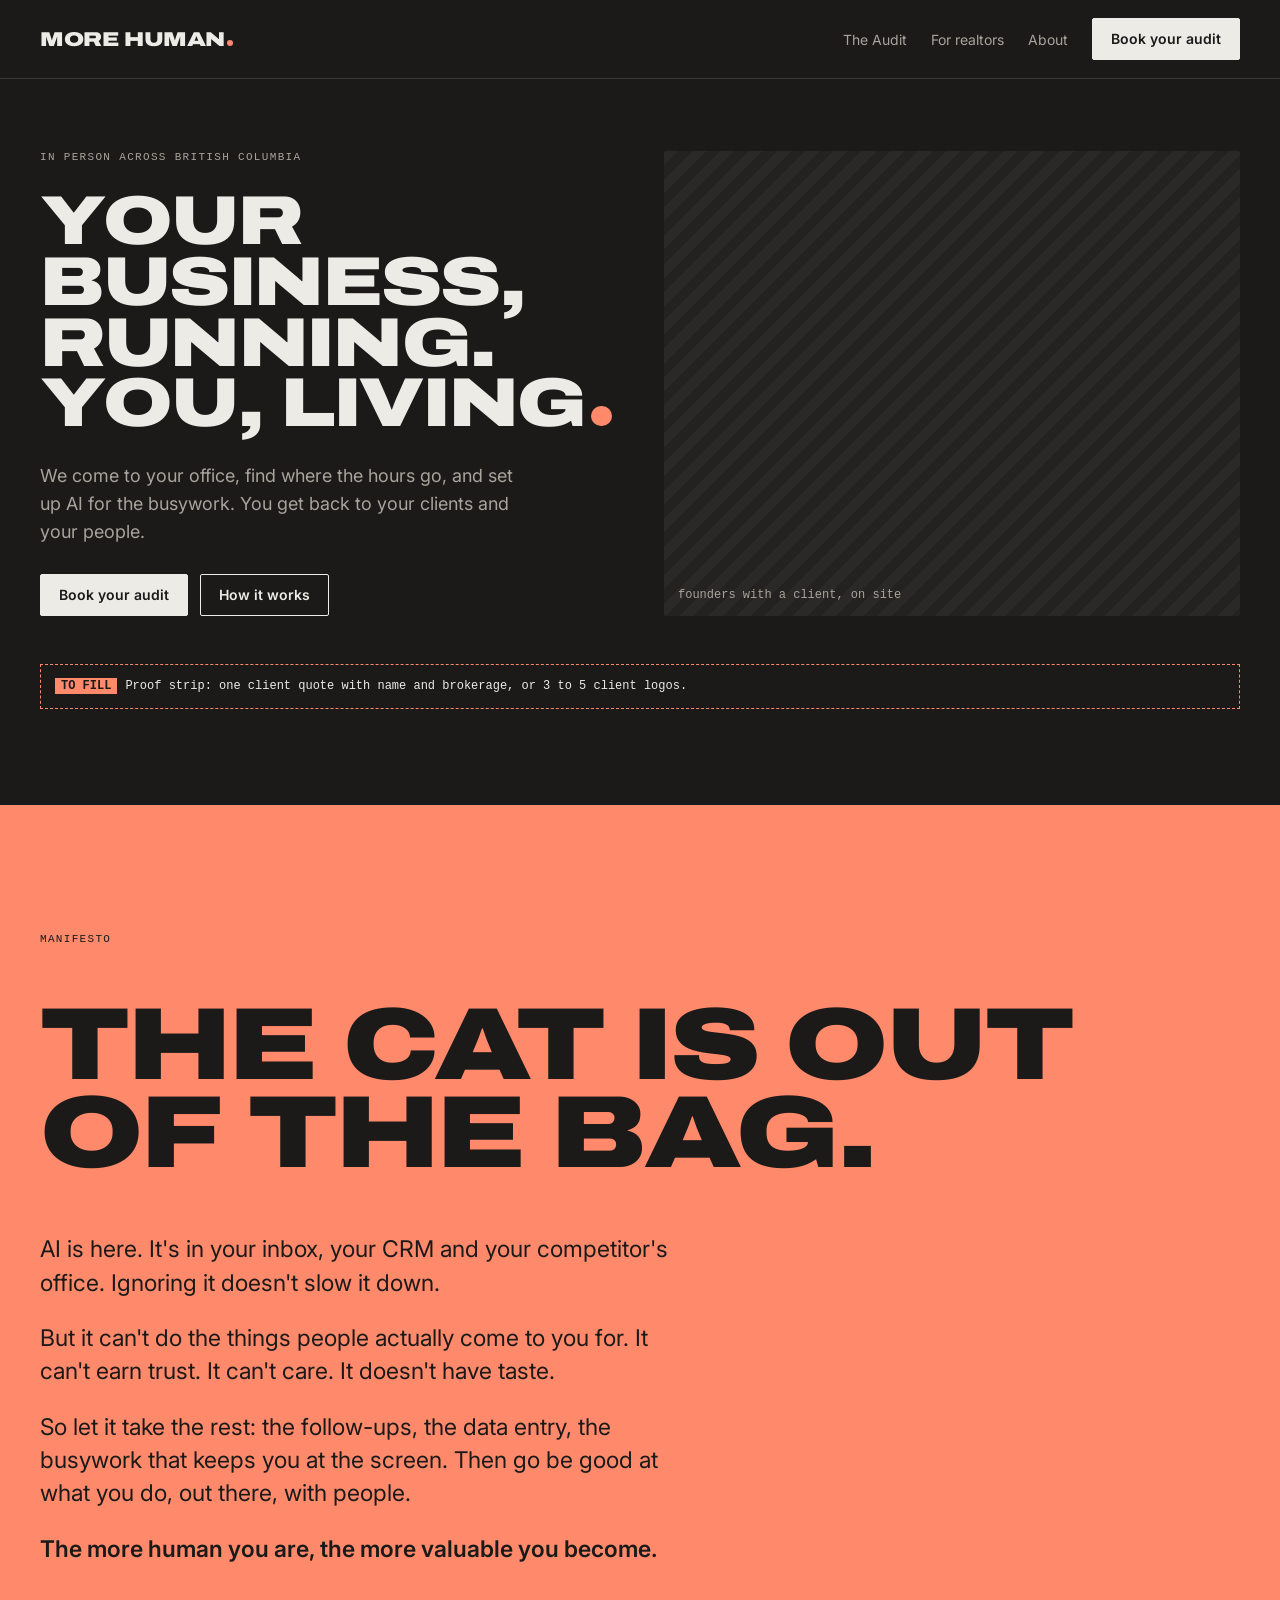
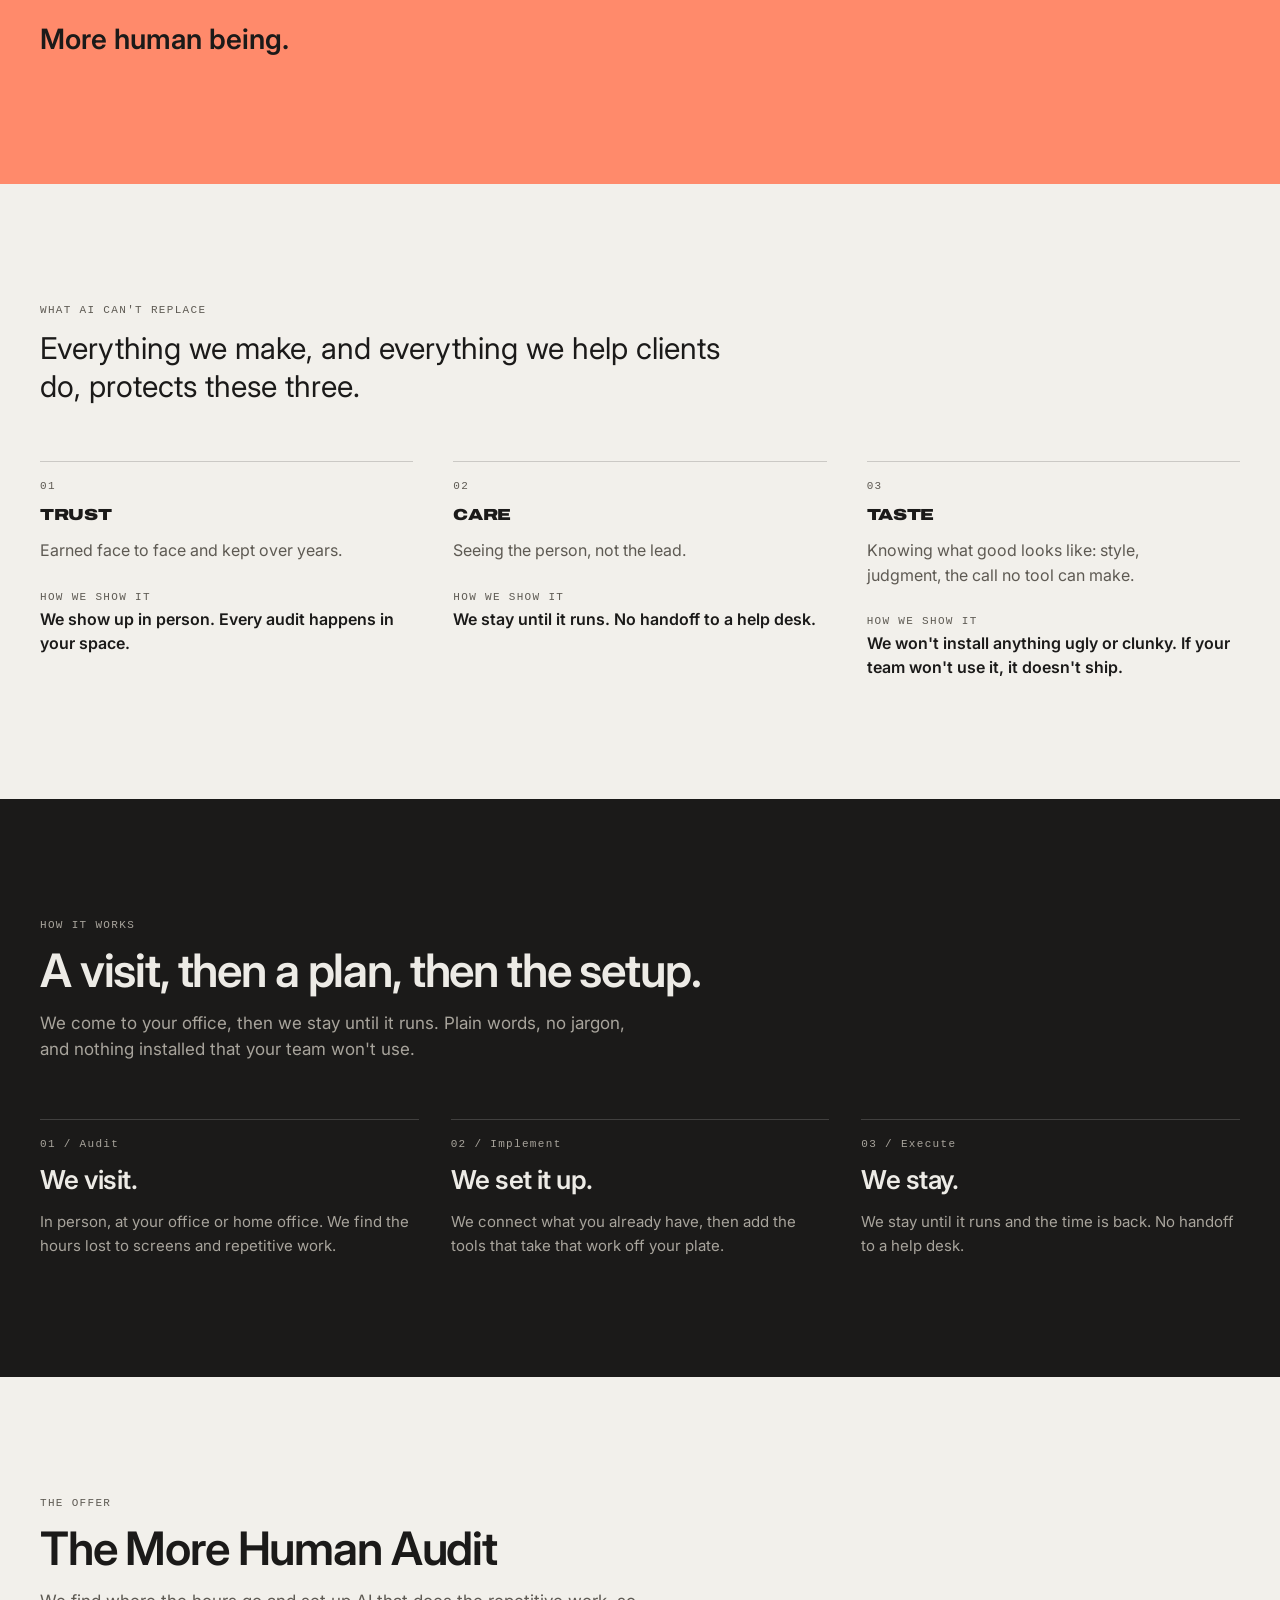
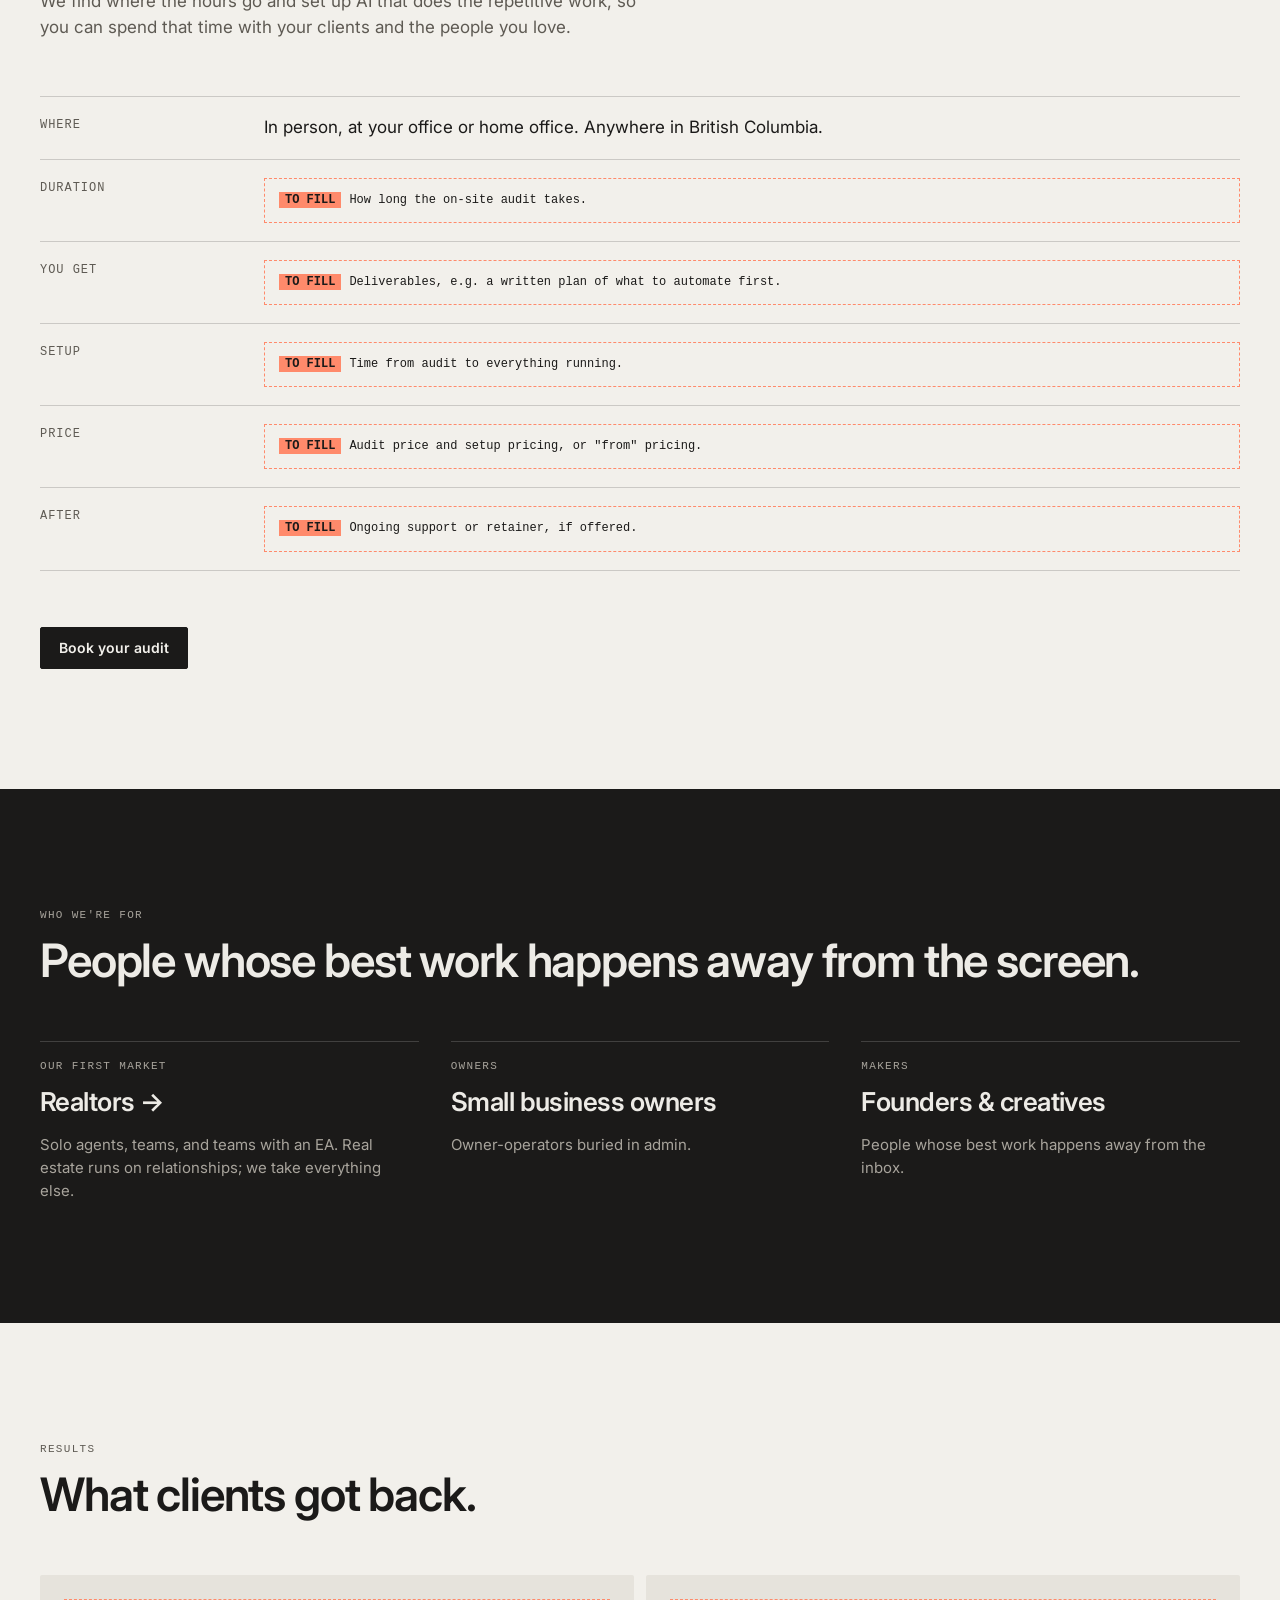
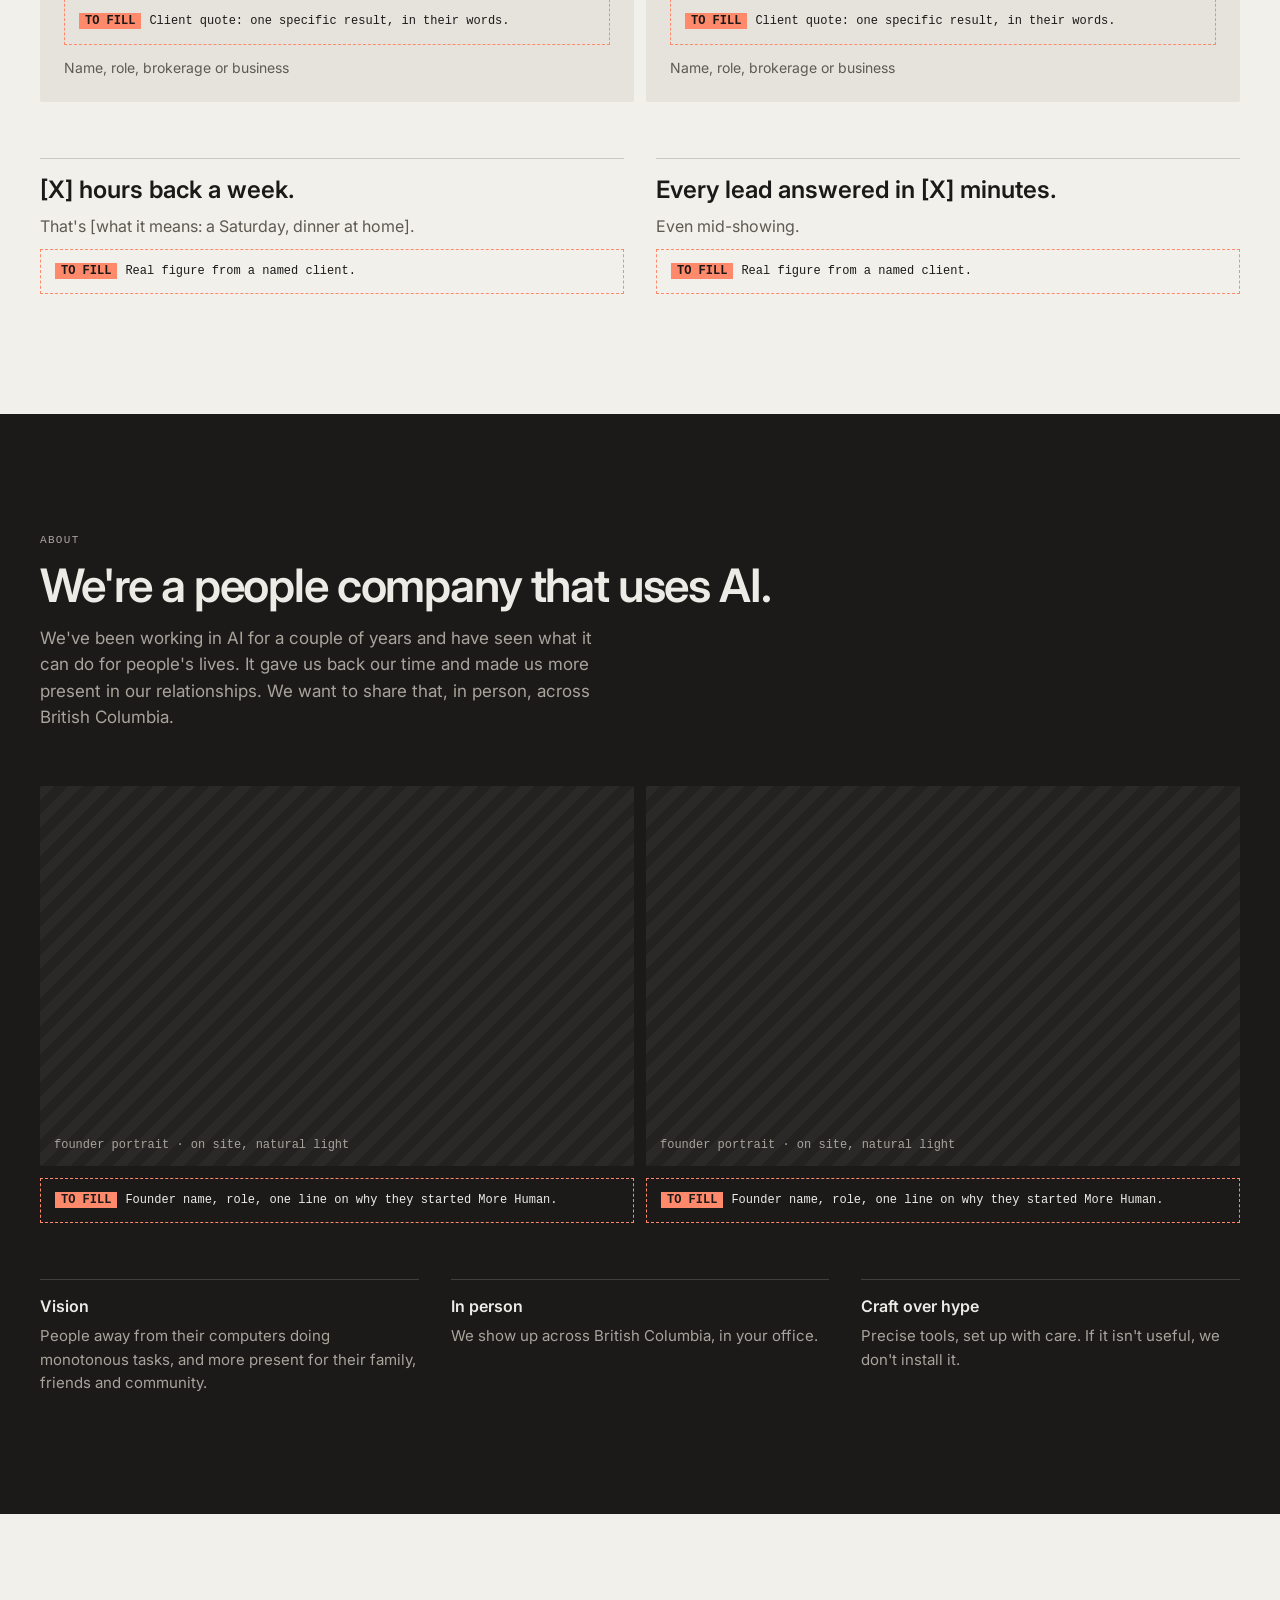
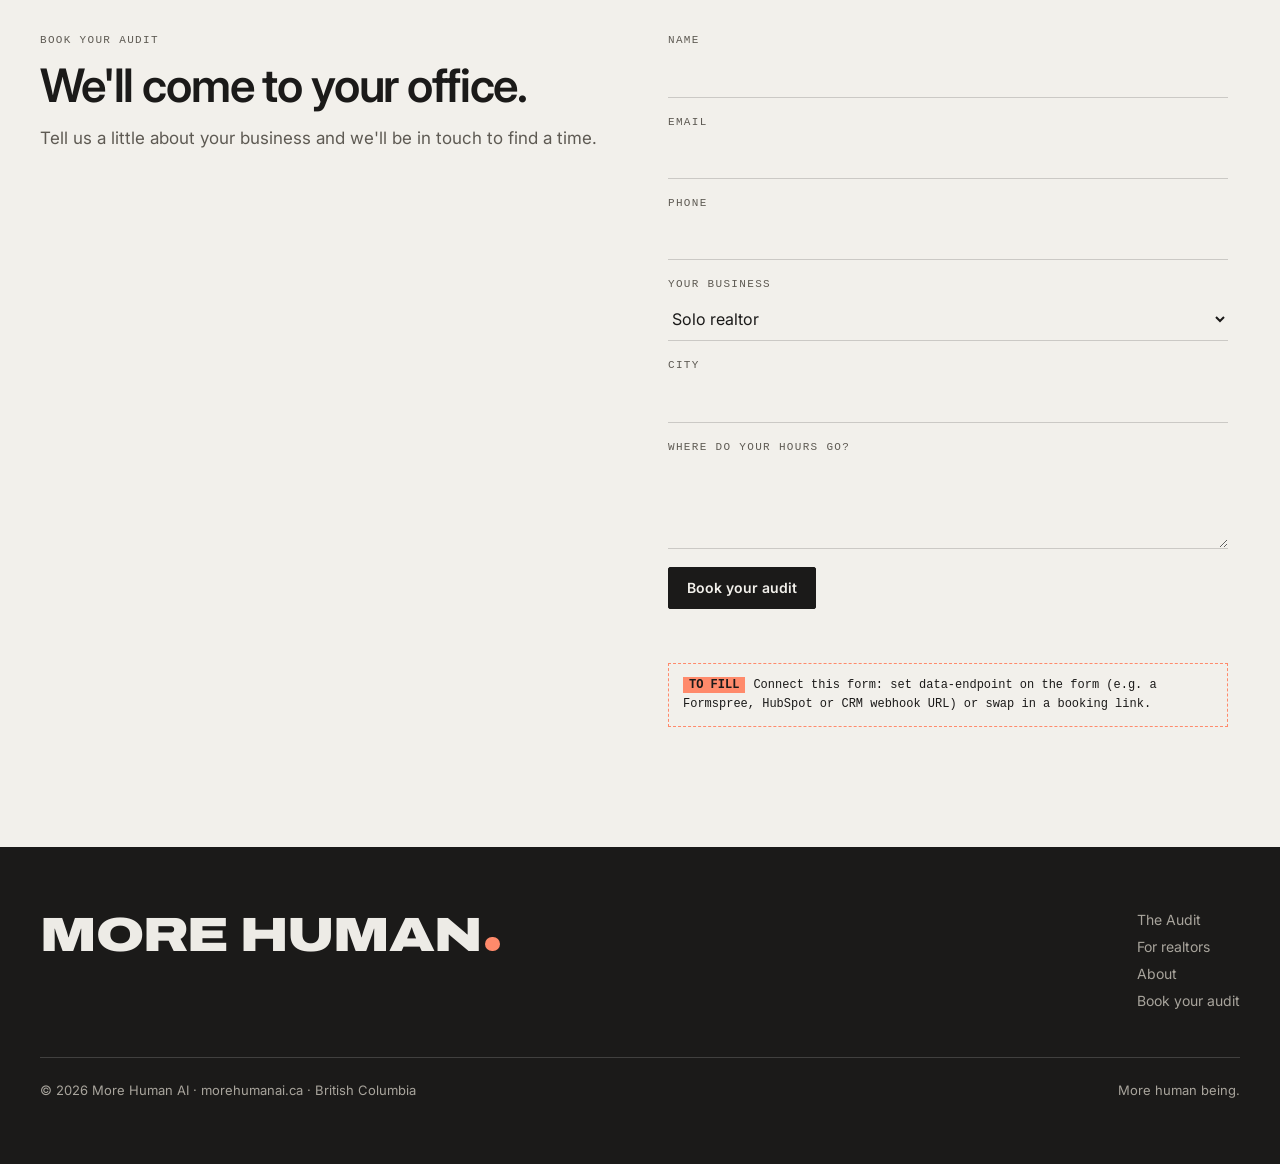
<file: index.html>
<!DOCTYPE html>
<html lang="en-CA">
<head>
<meta charset="utf-8">
<meta name="viewport" content="width=device-width, initial-scale=1">
<title>More Human · Your business, running. You, living.</title>
<meta name="description" content="More Human comes to your office anywhere in British Columbia, finds where the hours go, and sets up AI for the busywork. Book your audit.">
<meta name="theme-color" content="#1B1A19">
<link rel="icon" href="favicon.svg" type="image/svg+xml">
<link rel="preconnect" href="https://fonts.googleapis.com">
<link rel="preconnect" href="https://fonts.gstatic.com" crossorigin>
<link rel="stylesheet" href="https://fonts.googleapis.com/css2?family=Archivo:wdth,wght@62..125,400..900&family=Inter:wght@400;600&display=swap">
<link rel="stylesheet" href="styles.css">
</head>
<body>

<header class="site-header ground-night">
  <div class="wrap">
    <a class="wordmark" href="index.html" aria-label="More Human, home">MORE HUMAN<span class="sun" aria-hidden="true"></span></a>
    <nav class="site-nav" aria-label="Main">
      <a href="#audit">The Audit</a>
      <a href="realtors.html">For realtors</a>
      <a href="#about">About</a>
    </nav>
    <a class="btn btn--primary" href="#book">Book your audit</a>
  </div>
</header>

<main>

<!-- Hero: the one sun-punctuated headline on this page -->
<section class="hero ground-night">
  <div class="wrap">
    <div class="hero__grid">
      <div class="hero__copy">
        <div class="label">In person across British Columbia</div>
        <h1 class="display display--hero">Your business, running. You, living<span class="sun" aria-hidden="true"></span></h1>
        <p class="body">We come to your office, find where the hours go, and set up AI for the busywork. You get back to your clients and your people.</p>
        <div class="btn-row">
          <a class="btn btn--primary" href="#book">Book your audit</a>
          <a class="btn btn--secondary" href="#how">How it works</a>
        </div>
      </div>
      <div class="photo photo--tall" role="img" aria-label="Photo placeholder">founders with a client, on site</div>
    </div>
    <div style="margin-top:48px" class="tofill">Proof strip: one client quote with name and brokerage, or 3 to 5 client logos.</div>
  </div>
</section>

<!-- Manifesto: the one Sunset flood on this page -->
<section class="manifesto ground-sunset" id="manifesto">
  <div class="wrap" style="display:flex;flex-direction:column;gap:56px">
    <div class="label">Manifesto</div>
    <h2 class="display display--xl" style="max-width:1100px">The cat is out of the bag.</h2>
    <div class="manifesto__body">
      <p>AI is here. It's in your inbox, your CRM and your competitor's office. Ignoring it doesn't slow it down.</p>
      <p>But it can't do the things people actually come to you for. It can't earn trust. It can't care. It doesn't have taste.</p>
      <p>So let it take the rest: the follow-ups, the data entry, the busywork that keeps you at the screen. Then go be good at what you do, out there, with people.</p>
      <p class="strong">The more human you are, the more valuable you become.</p>
    </div>
    <div class="strong" style="font-size:clamp(20px,2.2vw,28px)">More human being.</div>
  </div>
</section>

<!-- Pillars -->
<section class="section ground-paper" id="pillars">
  <div class="wrap">
    <div class="section-head">
      <div class="label">What AI can't replace</div>
      <p class="lede">Everything we make, and everything we help clients do, protects these three.</p>
    </div>
    <div class="grid" style="--min:280px;gap:40px">
      <div class="ruled ruled--lg">
        <div class="label">01</div>
        <h3 class="display display--lg">Trust</h3>
        <p class="small" style="font-size:16px;max-width:340px">Earned face to face and kept over years.</p>
        <div style="display:flex;flex-direction:column;gap:4px;padding-top:12px">
          <div class="label">How we show it</div>
          <p style="font-size:16px;line-height:1.5;font-weight:600">We show up in person. Every audit happens in your space.</p>
        </div>
      </div>
      <div class="ruled ruled--lg">
        <div class="label">02</div>
        <h3 class="display display--lg">Care</h3>
        <p class="small" style="font-size:16px;max-width:340px">Seeing the person, not the lead.</p>
        <div style="display:flex;flex-direction:column;gap:4px;padding-top:12px">
          <div class="label">How we show it</div>
          <p style="font-size:16px;line-height:1.5;font-weight:600">We stay until it runs. No handoff to a help desk.</p>
        </div>
      </div>
      <div class="ruled ruled--lg">
        <div class="label">03</div>
        <h3 class="display display--lg">Taste</h3>
        <p class="small" style="font-size:16px;max-width:340px">Knowing what good looks like: style, judgment, the call no tool can make.</p>
        <div style="display:flex;flex-direction:column;gap:4px;padding-top:12px">
          <div class="label">How we show it</div>
          <p style="font-size:16px;line-height:1.5;font-weight:600">We won't install anything ugly or clunky. If your team won't use it, it doesn't ship.</p>
        </div>
      </div>
    </div>
  </div>
</section>

<!-- How it works -->
<section class="section ground-night" id="how">
  <div class="wrap">
    <div class="section-head">
      <div class="label">How it works</div>
      <h2 class="title">A visit, then a plan, then the setup.</h2>
      <p class="body">We come to your office, then we stay until it runs. Plain words, no jargon, and nothing installed that your team won't use.</p>
    </div>
    <div class="grid" style="--min:240px">
      <div class="ruled ruled--lg">
        <div class="step__num">01 / Audit</div>
        <div class="step__title">We visit.</div>
        <p class="small">In person, at your office or home office. We find the hours lost to screens and repetitive work.</p>
      </div>
      <div class="ruled ruled--lg">
        <div class="step__num">02 / Implement</div>
        <div class="step__title">We set it up.</div>
        <p class="small">We connect what you already have, then add the tools that take that work off your plate.</p>
      </div>
      <div class="ruled ruled--lg">
        <div class="step__num">03 / Execute</div>
        <div class="step__title">We stay.</div>
        <p class="small">We stay until it runs and the time is back. No handoff to a help desk.</p>
      </div>
    </div>
  </div>
</section>

<!-- The offer -->
<section class="section ground-paper" id="audit">
  <div class="wrap">
    <div class="section-head">
      <div class="label">The offer</div>
      <h2 class="title">The More Human Audit</h2>
      <p class="body">We find where the hours go and set up AI that does the repetitive work, so you can spend that time with your clients and the people you love.</p>
    </div>
    <div>
      <div class="row"><div class="label">Where</div><div class="row__value">In person, at your office or home office. Anywhere in British Columbia.</div></div>
      <div class="row"><div class="label">Duration</div><div class="row__value"><div class="tofill">How long the on-site audit takes.</div></div></div>
      <div class="row"><div class="label">You get</div><div class="row__value"><div class="tofill">Deliverables, e.g. a written plan of what to automate first.</div></div></div>
      <div class="row"><div class="label">Setup</div><div class="row__value"><div class="tofill">Time from audit to everything running.</div></div></div>
      <div class="row"><div class="label">Price</div><div class="row__value"><div class="tofill">Audit price and setup pricing, or "from" pricing.</div></div></div>
      <div class="row"><div class="label">After</div><div class="row__value"><div class="tofill">Ongoing support or retainer, if offered.</div></div></div>
    </div>
    <div class="btn-row"><a class="btn btn--primary" href="#book">Book your audit</a></div>
  </div>
</section>

<!-- Who we're for -->
<section class="section ground-night" id="who">
  <div class="wrap">
    <div class="section-head">
      <div class="label">Who we're for</div>
      <h2 class="title">People whose best work happens away from the screen.</h2>
    </div>
    <div class="grid" style="--min:240px">
      <a class="ruled ruled--lg" href="realtors.html" style="text-decoration:none">
        <div class="label">Our first market</div>
        <div class="step__title">Realtors &rarr;</div>
        <p class="small">Solo agents, teams, and teams with an EA. Real estate runs on relationships; we take everything else.</p>
      </a>
      <div class="ruled ruled--lg">
        <div class="label">Owners</div>
        <div class="step__title">Small business owners</div>
        <p class="small">Owner-operators buried in admin.</p>
      </div>
      <div class="ruled ruled--lg">
        <div class="label">Makers</div>
        <div class="step__title">Founders &amp; creatives</div>
        <p class="small">People whose best work happens away from the inbox.</p>
      </div>
    </div>
  </div>
</section>

<!-- Proof -->
<section class="section ground-paper" id="proof">
  <div class="wrap">
    <div class="section-head">
      <div class="label">Results</div>
      <h2 class="title">What clients got back.</h2>
    </div>
    <div class="grid grid--tight" style="--min:280px">
      <figure class="card" style="margin:0">
        <blockquote style="margin:0" class="tofill">Client quote: one specific result, in their words.</blockquote>
        <figcaption class="small" style="font-size:14px">Name, role, brokerage or business</figcaption>
      </figure>
      <figure class="card" style="margin:0">
        <blockquote style="margin:0" class="tofill">Client quote: one specific result, in their words.</blockquote>
        <figcaption class="small" style="font-size:14px">Name, role, brokerage or business</figcaption>
      </figure>
    </div>
    <div class="grid" style="--min:280px">
      <div class="ruled" style="gap:10px">
        <div style="font-size:24px;font-weight:600">[X] hours back a week.</div>
        <p class="small" style="font-size:16px">That's [what it means: a Saturday, dinner at home].</p>
        <div class="tofill">Real figure from a named client.</div>
      </div>
      <div class="ruled" style="gap:10px">
        <div style="font-size:24px;font-weight:600">Every lead answered in [X] minutes.</div>
        <p class="small" style="font-size:16px">Even mid-showing.</p>
        <div class="tofill">Real figure from a named client.</div>
      </div>
    </div>
  </div>
</section>

<!-- About -->
<section class="section ground-night" id="about">
  <div class="wrap">
    <div class="section-head">
      <div class="label">About</div>
      <h2 class="title">We're a people company that uses AI.</h2>
      <p class="body">We've been working in AI for a couple of years and have seen what it can do for people's lives. It gave us back our time and made us more present in our relationships. We want to share that, in person, across British Columbia.</p>
    </div>
    <div class="grid grid--tight" style="--min:280px">
      <div style="display:flex;flex-direction:column;gap:12px">
        <div class="photo" role="img" aria-label="Photo placeholder">founder portrait · on site, natural light</div>
        <div class="tofill">Founder name, role, one line on why they started More Human.</div>
      </div>
      <div style="display:flex;flex-direction:column;gap:12px">
        <div class="photo" role="img" aria-label="Photo placeholder">founder portrait · on site, natural light</div>
        <div class="tofill">Founder name, role, one line on why they started More Human.</div>
      </div>
    </div>
    <div class="grid" style="--min:240px">
      <div class="ruled"><h3>Vision</h3><p class="small">People away from their computers doing monotonous tasks, and more present for their family, friends and community.</p></div>
      <div class="ruled"><h3>In person</h3><p class="small">We show up across British Columbia, in your office.</p></div>
      <div class="ruled"><h3>Craft over hype</h3><p class="small">Precise tools, set up with care. If it isn't useful, we don't install it.</p></div>
    </div>
  </div>
</section>

<!-- Booking -->
<section class="section ground-paper" id="book">
  <div class="wrap">
    <div class="grid" style="--min:320px;gap:56px;align-items:start">
      <div class="section-head">
        <div class="label">Book your audit</div>
        <h2 class="title">We'll come to your office.</h2>
        <p class="body">Tell us a little about your business and we'll be in touch to find a time.</p>
      </div>
      <form class="form" data-booking-form>
        <div class="field"><label for="b-name">Name</label><input id="b-name" name="name" autocomplete="name" required></div>
        <div class="field"><label for="b-email">Email</label><input id="b-email" name="email" type="email" autocomplete="email" required></div>
        <div class="field"><label for="b-phone">Phone</label><input id="b-phone" name="phone" type="tel" autocomplete="tel"></div>
        <div class="field">
          <label for="b-type">Your business</label>
          <select id="b-type" name="business">
            <option>Solo realtor</option>
            <option>Realtor with a team</option>
            <option>Realtor team with an EA</option>
            <option>Small business</option>
            <option>Founder or creative</option>
            <option>Other</option>
          </select>
        </div>
        <div class="field"><label for="b-city">City</label><input id="b-city" name="city" autocomplete="address-level2"></div>
        <div class="field"><label for="b-notes">Where do your hours go?</label><textarea id="b-notes" name="notes"></textarea></div>
        <div class="btn-row"><button class="btn btn--primary" type="submit">Book your audit</button></div>
        <p class="form__status" role="status" aria-live="polite"></p>
        <div class="tofill">Connect this form: set data-endpoint on the form (e.g. a Formspree, HubSpot or CRM webhook URL) or swap in a booking link.</div>
      </form>
    </div>
  </div>
</section>

</main>

<footer class="site-footer">
  <div class="wrap">
    <div class="top">
      <a class="wordmark" href="index.html" aria-label="More Human, home">MORE HUMAN<span class="sun" aria-hidden="true"></span></a>
      <nav aria-label="Footer">
        <a href="#audit">The Audit</a>
        <a href="realtors.html">For realtors</a>
        <a href="#about">About</a>
        <a href="#book">Book your audit</a>
      </nav>
    </div>
    <div class="bottom"><span>&copy; 2026 More Human AI · morehumanai.ca · British Columbia</span><span>More human being.</span></div>
  </div>
</footer>

<script src="site.js"></script>
</body>
</html>
</file>
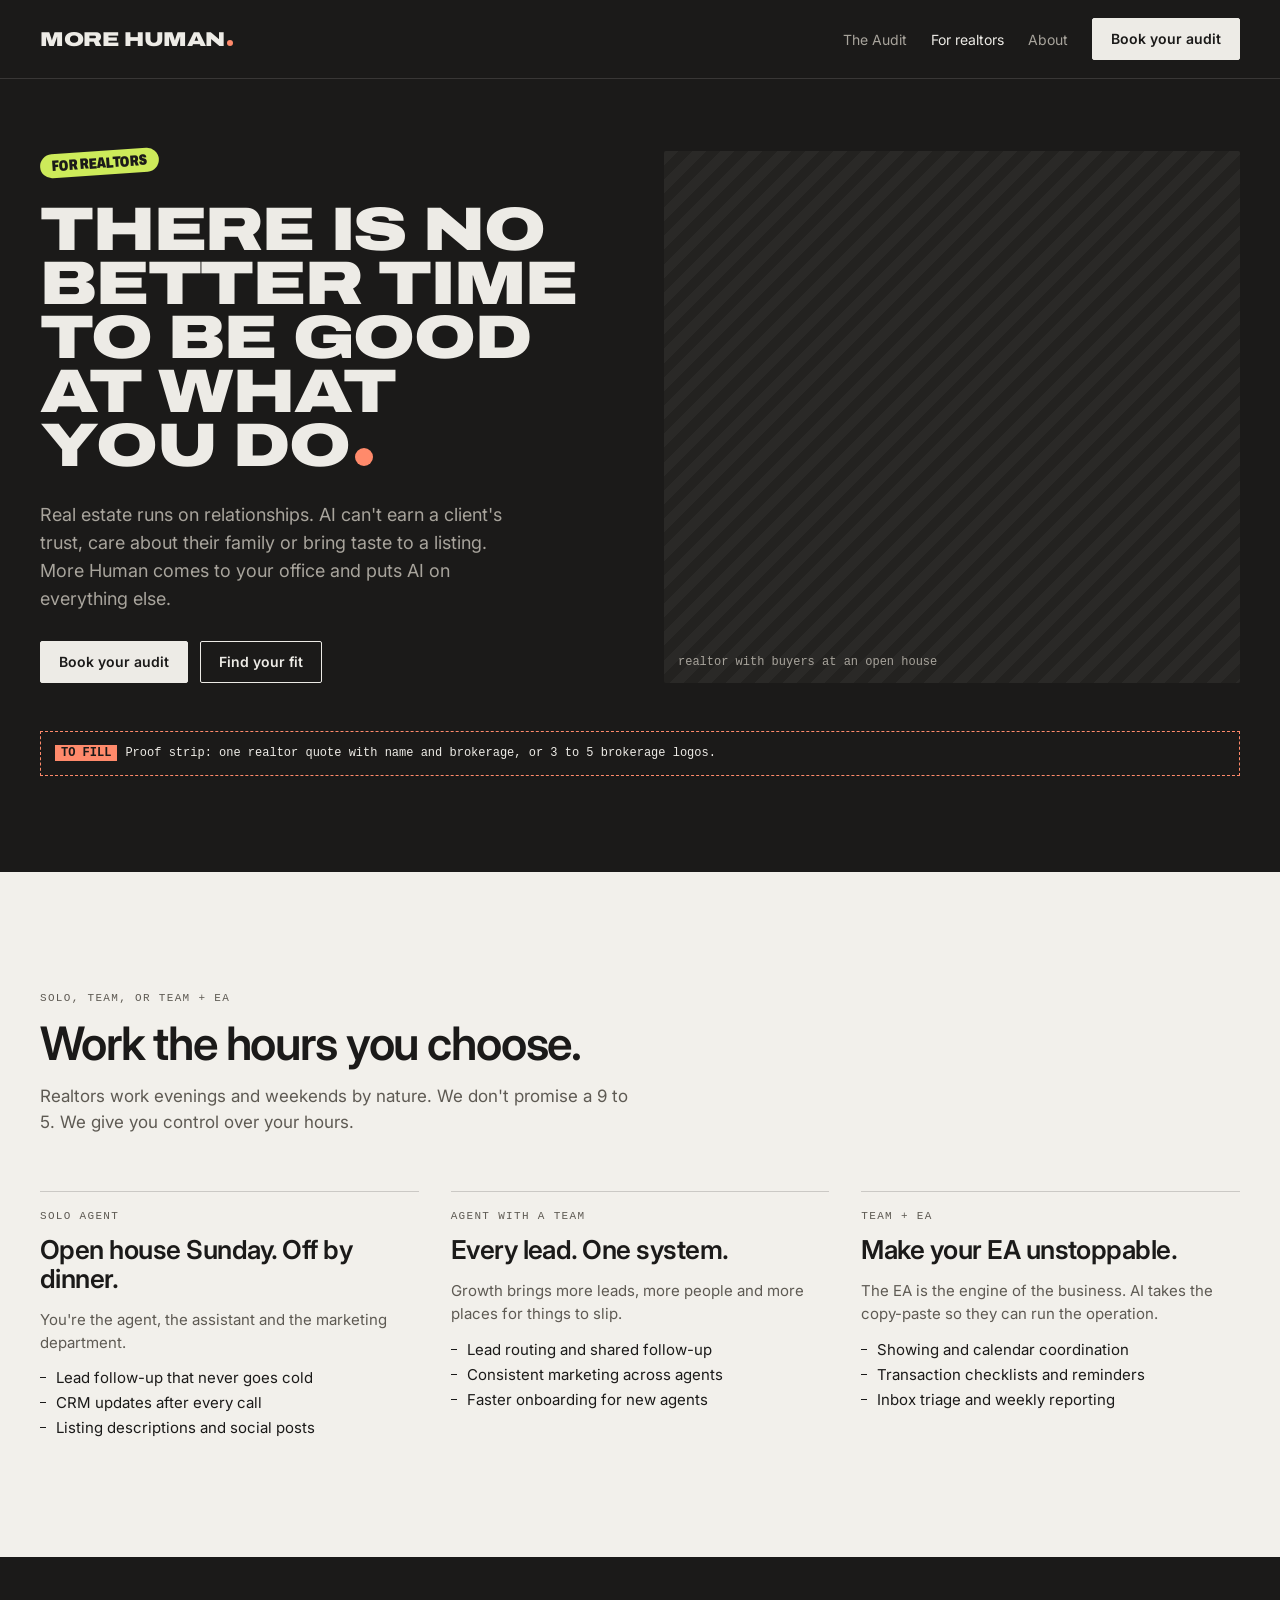
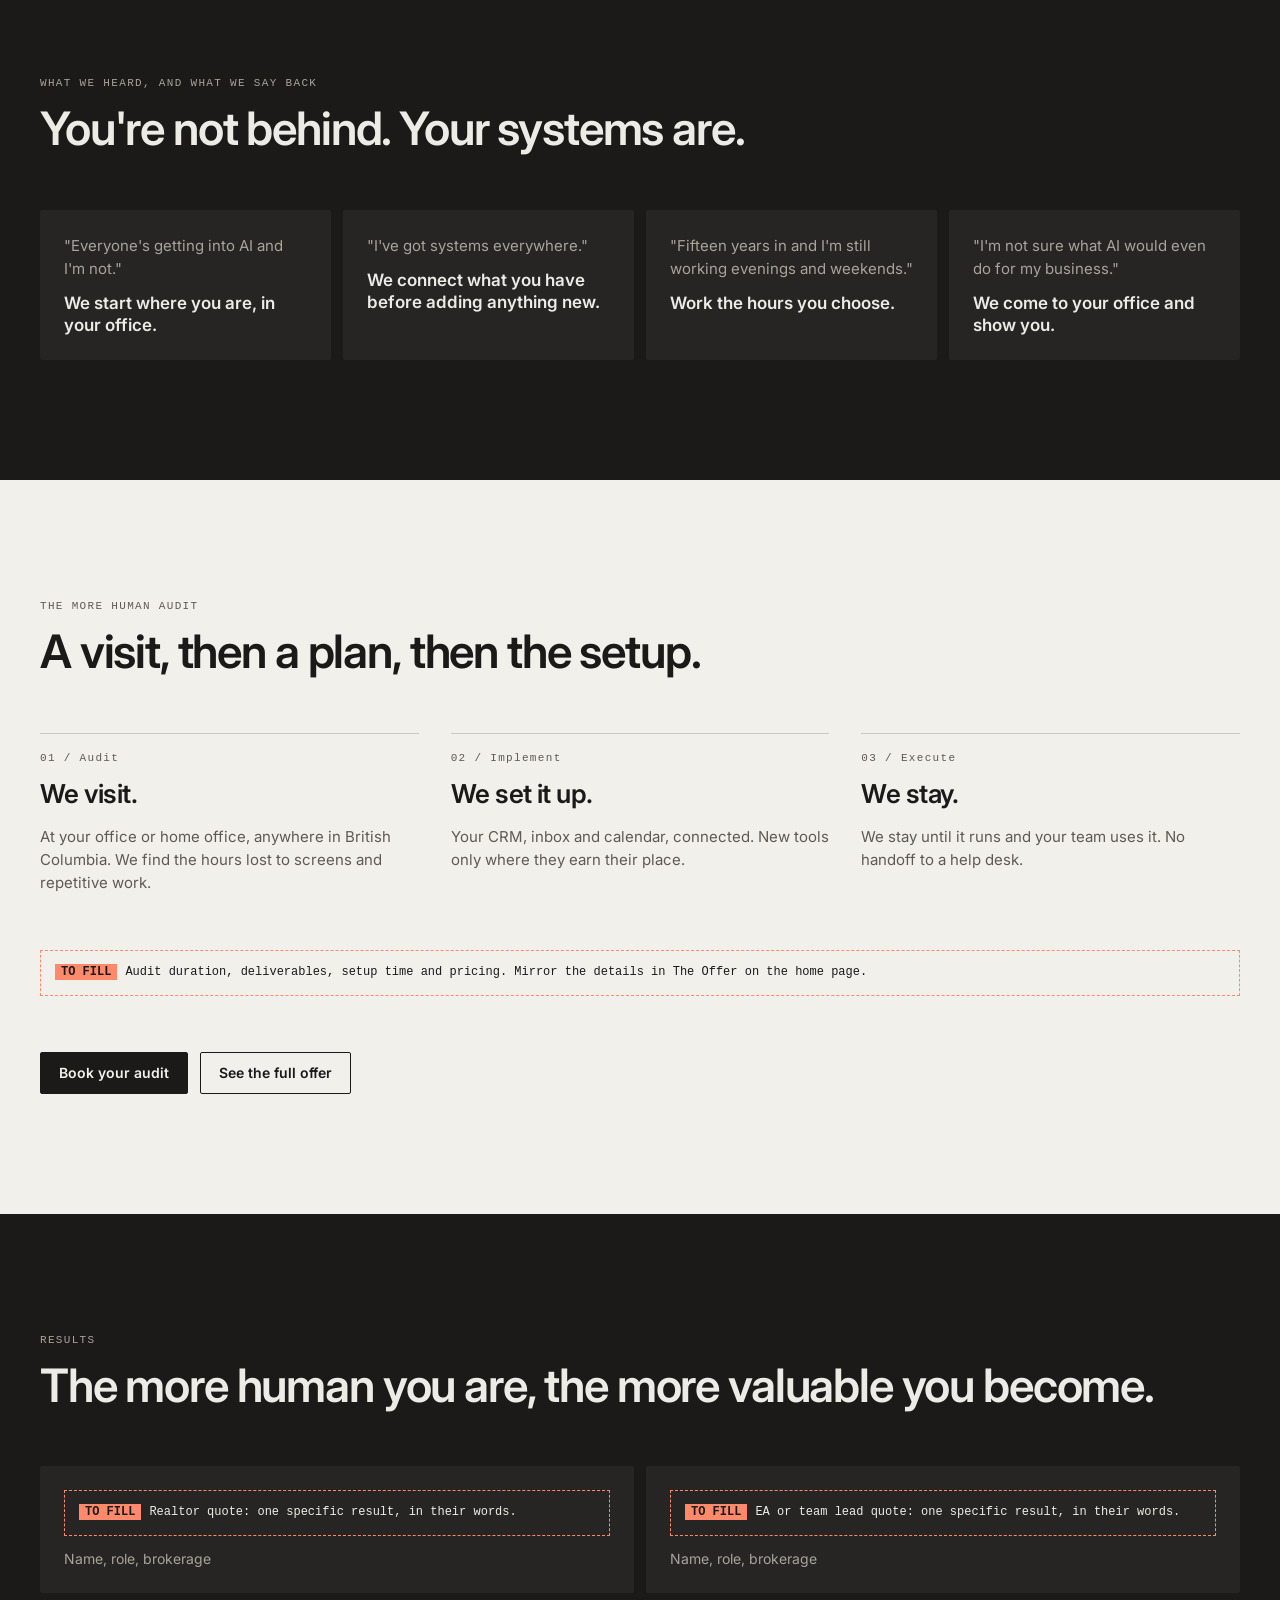
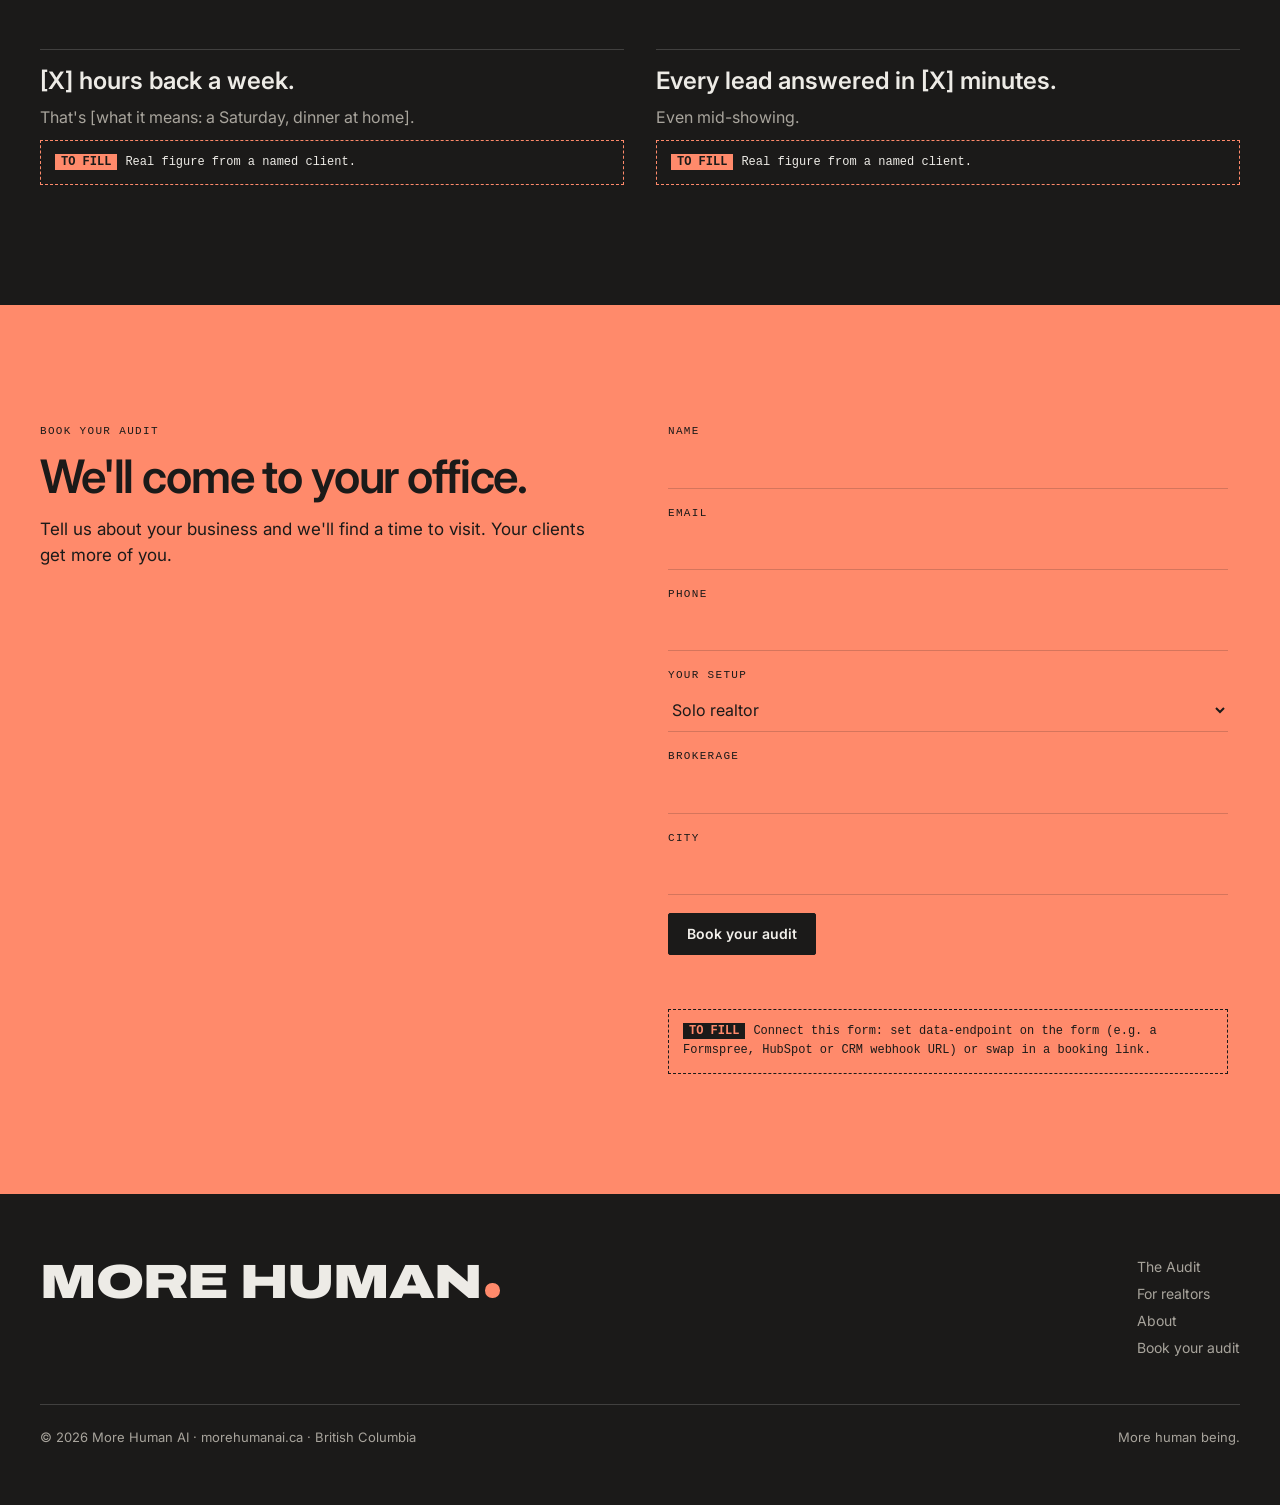
<file: realtors.html>
<!DOCTYPE html>
<html lang="en-CA">
<head>
<meta charset="utf-8">
<meta name="viewport" content="width=device-width, initial-scale=1">
<title>More Human for Realtors · There is no better time to be good at what you do.</title>
<meta name="description" content="For solo agents, realtor teams and teams with an EA across British Columbia. More Human comes to your office and puts AI on everything except the relationships.">
<meta name="theme-color" content="#1B1A19">
<link rel="icon" href="favicon.svg" type="image/svg+xml">
<link rel="preconnect" href="https://fonts.googleapis.com">
<link rel="preconnect" href="https://fonts.gstatic.com" crossorigin>
<link rel="stylesheet" href="https://fonts.googleapis.com/css2?family=Archivo:wdth,wght@62..125,400..900&family=Inter:wght@400;600&display=swap">
<link rel="stylesheet" href="styles.css">
</head>
<body>

<header class="site-header ground-night">
  <div class="wrap">
    <a class="wordmark" href="index.html" aria-label="More Human, home">MORE HUMAN<span class="sun" aria-hidden="true"></span></a>
    <nav class="site-nav" aria-label="Main">
      <a href="index.html#audit">The Audit</a>
      <a href="realtors.html" aria-current="page">For realtors</a>
      <a href="index.html#about">About</a>
    </nav>
    <a class="btn btn--primary" href="#book">Book your audit</a>
  </div>
</header>

<main>

<!-- Hero: the one sun-punctuated headline and the one badge on this page -->
<section class="hero ground-night">
  <div class="wrap">
    <div class="hero__grid">
      <div class="hero__copy">
        <div><span class="badge">For realtors</span></div>
        <h1 class="display display--hero" style="font-size:clamp(34px,4.8vw,72px)">There is no better time to be good at what you do<span class="sun" aria-hidden="true"></span></h1>
        <p class="body">Real estate runs on relationships. AI can't earn a client's trust, care about their family or bring taste to a listing. More Human comes to your office and puts AI on everything else.</p>
        <div class="btn-row">
          <a class="btn btn--primary" href="#book">Book your audit</a>
          <a class="btn btn--secondary" href="#segments">Find your fit</a>
        </div>
      </div>
      <div class="photo photo--tall" role="img" aria-label="Photo placeholder">realtor with buyers at an open house</div>
    </div>
    <div style="margin-top:48px" class="tofill">Proof strip: one realtor quote with name and brokerage, or 3 to 5 brokerage logos.</div>
  </div>
</section>

<!-- Segments -->
<section class="section ground-paper" id="segments">
  <div class="wrap">
    <div class="section-head">
      <div class="label">Solo, team, or team + EA</div>
      <h2 class="title">Work the hours you choose.</h2>
      <p class="body">Realtors work evenings and weekends by nature. We don't promise a 9 to 5. We give you control over your hours.</p>
    </div>
    <div class="grid" style="--min:280px">
      <div class="ruled ruled--lg" style="gap:14px">
        <div class="label">Solo agent</div>
        <div class="segment__title">Open house Sunday. Off by dinner.</div>
        <p class="small">You're the agent, the assistant and the marketing department.</p>
        <ul class="list"><li>Lead follow-up that never goes cold</li><li>CRM updates after every call</li><li>Listing descriptions and social posts</li></ul>
      </div>
      <div class="ruled ruled--lg" style="gap:14px">
        <div class="label">Agent with a team</div>
        <div class="segment__title">Every lead. One system.</div>
        <p class="small">Growth brings more leads, more people and more places for things to slip.</p>
        <ul class="list"><li>Lead routing and shared follow-up</li><li>Consistent marketing across agents</li><li>Faster onboarding for new agents</li></ul>
      </div>
      <div class="ruled ruled--lg" style="gap:14px">
        <div class="label">Team + EA</div>
        <div class="segment__title">Make your EA unstoppable.</div>
        <p class="small">The EA is the engine of the business. AI takes the copy-paste so they can run the operation.</p>
        <ul class="list"><li>Showing and calendar coordination</li><li>Transaction checklists and reminders</li><li>Inbox triage and weekly reporting</li></ul>
      </div>
    </div>
  </div>
</section>

<!-- What we heard -->
<section class="section ground-night" id="heard">
  <div class="wrap">
    <div class="section-head">
      <div class="label">What we heard, and what we say back</div>
      <h2 class="title">You're not behind. Your systems are.</h2>
    </div>
    <div class="grid grid--tight" style="--min:240px">
      <div class="card"><p class="small">"Everyone's getting into AI and I'm not."</p><p style="font-size:17px;font-weight:600;line-height:1.3">We start where you are, in your office.</p></div>
      <div class="card"><p class="small">"I've got systems everywhere."</p><p style="font-size:17px;font-weight:600;line-height:1.3">We connect what you have before adding anything new.</p></div>
      <div class="card"><p class="small">"Fifteen years in and I'm still working evenings and weekends."</p><p style="font-size:17px;font-weight:600;line-height:1.3">Work the hours you choose.</p></div>
      <div class="card"><p class="small">"I'm not sure what AI would even do for my business."</p><p style="font-size:17px;font-weight:600;line-height:1.3">We come to your office and show you.</p></div>
    </div>
  </div>
</section>

<!-- How it works -->
<section class="section ground-paper" id="how">
  <div class="wrap">
    <div class="section-head">
      <div class="label">The More Human Audit</div>
      <h2 class="title">A visit, then a plan, then the setup.</h2>
    </div>
    <div class="grid" style="--min:240px">
      <div class="ruled ruled--lg"><div class="step__num">01 / Audit</div><div class="step__title">We visit.</div><p class="small">At your office or home office, anywhere in British Columbia. We find the hours lost to screens and repetitive work.</p></div>
      <div class="ruled ruled--lg"><div class="step__num">02 / Implement</div><div class="step__title">We set it up.</div><p class="small">Your CRM, inbox and calendar, connected. New tools only where they earn their place.</p></div>
      <div class="ruled ruled--lg"><div class="step__num">03 / Execute</div><div class="step__title">We stay.</div><p class="small">We stay until it runs and your team uses it. No handoff to a help desk.</p></div>
    </div>
    <div class="tofill">Audit duration, deliverables, setup time and pricing. Mirror the details in The Offer on the home page.</div>
    <div class="btn-row"><a class="btn btn--primary" href="#book">Book your audit</a><a class="btn btn--secondary" href="index.html#audit">See the full offer</a></div>
  </div>
</section>

<!-- Proof -->
<section class="section ground-night" id="proof">
  <div class="wrap">
    <div class="section-head">
      <div class="label">Results</div>
      <h2 class="title">The more human you are, the more valuable you become.</h2>
    </div>
    <div class="grid grid--tight" style="--min:280px">
      <figure class="card" style="margin:0"><blockquote style="margin:0" class="tofill">Realtor quote: one specific result, in their words.</blockquote><figcaption class="small" style="font-size:14px">Name, role, brokerage</figcaption></figure>
      <figure class="card" style="margin:0"><blockquote style="margin:0" class="tofill">EA or team lead quote: one specific result, in their words.</blockquote><figcaption class="small" style="font-size:14px">Name, role, brokerage</figcaption></figure>
    </div>
    <div class="grid" style="--min:280px">
      <div class="ruled" style="gap:10px"><div style="font-size:24px;font-weight:600">[X] hours back a week.</div><p class="small" style="font-size:16px">That's [what it means: a Saturday, dinner at home].</p><div class="tofill">Real figure from a named client.</div></div>
      <div class="ruled" style="gap:10px"><div style="font-size:24px;font-weight:600">Every lead answered in [X] minutes.</div><p class="small" style="font-size:16px">Even mid-showing.</p><div class="tofill">Real figure from a named client.</div></div>
    </div>
  </div>
</section>

<!-- Booking: the one Sunset flood on this page -->
<section class="section ground-sunset" id="book">
  <div class="wrap">
    <div class="grid" style="--min:320px;gap:56px;align-items:start">
      <div class="section-head">
        <div class="label">Book your audit</div>
        <h2 class="title">We'll come to your office.</h2>
        <p class="body" style="color:var(--night)">Tell us about your business and we'll find a time to visit. Your clients get more of you.</p>
      </div>
      <form class="form" data-booking-form>
        <div class="field"><label for="b-name">Name</label><input id="b-name" name="name" autocomplete="name" required></div>
        <div class="field"><label for="b-email">Email</label><input id="b-email" name="email" type="email" autocomplete="email" required></div>
        <div class="field"><label for="b-phone">Phone</label><input id="b-phone" name="phone" type="tel" autocomplete="tel"></div>
        <div class="field">
          <label for="b-type">Your setup</label>
          <select id="b-type" name="business">
            <option>Solo realtor</option>
            <option>Realtor with a team</option>
            <option>Realtor team with an EA</option>
          </select>
        </div>
        <div class="field"><label for="b-brokerage">Brokerage</label><input id="b-brokerage" name="brokerage" autocomplete="organization"></div>
        <div class="field"><label for="b-city">City</label><input id="b-city" name="city" autocomplete="address-level2"></div>
        <div class="btn-row"><button class="btn btn--primary" type="submit">Book your audit</button></div>
        <p class="form__status" role="status" aria-live="polite"></p>
        <div class="tofill">Connect this form: set data-endpoint on the form (e.g. a Formspree, HubSpot or CRM webhook URL) or swap in a booking link.</div>
      </form>
    </div>
  </div>
</section>

</main>

<footer class="site-footer">
  <div class="wrap">
    <div class="top">
      <a class="wordmark" href="index.html" aria-label="More Human, home">MORE HUMAN<span class="sun" aria-hidden="true"></span></a>
      <nav aria-label="Footer">
        <a href="index.html#audit">The Audit</a>
        <a href="realtors.html">For realtors</a>
        <a href="index.html#about">About</a>
        <a href="#book">Book your audit</a>
      </nav>
    </div>
    <div class="bottom"><span>&copy; 2026 More Human AI · morehumanai.ca · British Columbia</span><span>More human being.</span></div>
  </div>
</footer>

<script src="site.js"></script>
</body>
</html>
</file>
<file: styles.css>
/* More Human — site styles. Tokens follow Brand Guidelines v5. */
:root {
  --night: #1B1A19;
  --night-2: #262523;
  --paper: #F2F0EB;
  --stone: #E6E3DC;
  --sunset: #FF8A6B;
  --lime: #CDEB5A;
  --ink-text: #EDEBE6;      /* text on Night */
  --ink-muted: #A8A49C;     /* muted on Night */
  --paper-muted: #5E5A53;   /* muted on Paper */
  --rule-dark: rgba(237, 235, 230, .18);
  --rule-light: rgba(27, 26, 25, .18);

  --font-display: "Archivo", sans-serif;
  --font-body: "Inter", system-ui, sans-serif;
  --font-mono: ui-monospace, SFMono-Regular, Menlo, monospace;

  --radius: 2px;
  --max: 1240px;
  --gutter: 40px;
}

*, *::before, *::after { box-sizing: border-box; }
html { scroll-behavior: smooth; }
body {
  margin: 0;
  background: var(--night);
  color: var(--ink-text);
  font-family: var(--font-body);
  font-weight: 400;
  -webkit-font-smoothing: antialiased;
}
a { color: inherit; }
img { max-width: 100%; display: block; }
p { margin: 0; }
h1, h2, h3 { margin: 0; font-weight: 600; }

.wrap { max-width: var(--max); margin: 0 auto; }

/* ---------- Grounds ---------- */
.ground-night { background: var(--night); color: var(--ink-text); --muted: var(--ink-muted); --rule: var(--rule-dark); --surface: var(--night-2); --placeholder-a: #2A2927; --placeholder-b: #232220; }
.ground-paper { background: var(--paper); color: var(--night); --muted: var(--paper-muted); --rule: var(--rule-light); --surface: var(--stone); --placeholder-a: #E2DFD8; --placeholder-b: #D9D5CD; }
.ground-sunset { background: var(--sunset); color: var(--night); --muted: var(--night); --rule: var(--rule-light); }

.section { padding: 120px var(--gutter); }
.section > .wrap { display: flex; flex-direction: column; gap: 56px; }

/* ---------- Type ---------- */
.display {
  font-family: var(--font-display);
  font-weight: 900;
  font-stretch: 125%;
  letter-spacing: -0.02em;
  line-height: 0.9;
  text-transform: uppercase;
  text-wrap: balance;
}
.display--hero { font-size: clamp(36px, 5.4vw, 80px); line-height: 0.88; }
.display--xl { font-size: clamp(48px, 8vw, 128px); line-height: 0.86; }
.display--lg { font-size: clamp(44px, 5vw, 76px); line-height: 0.86; }

.label {
  font-family: var(--font-mono);
  font-size: 11px;
  letter-spacing: 0.12em;
  text-transform: uppercase;
  color: var(--muted);
}
.title { font-size: clamp(30px, 3.6vw, 48px); font-weight: 600; letter-spacing: -0.025em; line-height: 1.1; text-wrap: balance; }
.lede { font-size: clamp(22px, 2.4vw, 30px); line-height: 1.25; max-width: 680px; text-wrap: pretty; }
.subhead { font-size: 22px; font-weight: 600; line-height: 1.3; }
.body { font-size: 17px; line-height: 1.55; color: var(--muted); max-width: 600px; text-wrap: pretty; }
.small { font-size: 15px; line-height: 1.55; color: var(--muted); }
.muted { color: var(--muted); }
.strong { font-weight: 600; }

.section-head { display: flex; flex-direction: column; gap: 14px; }

/* The sun: logo full stop and one hero headline per view. */
.sun {
  display: inline-block;
  width: 0.3em;
  height: 0.3em;
  border-radius: 50%;
  background: var(--sunset);
  margin-left: 0.08em;
  flex: none;
}
.sun--ink { background: var(--night); }

.wordmark {
  font-family: var(--font-display);
  font-weight: 900;
  font-stretch: 125%;
  letter-spacing: -0.02em;
  line-height: 1;
  white-space: nowrap;
  display: inline-flex;
  align-items: baseline;
  text-decoration: none;
}

.badge {
  display: inline-block;
  white-space: nowrap;
  transform: rotate(-4deg);
  background: var(--lime);
  color: var(--night);
  border-radius: 999px;
  padding: 4px 12px;
  font-family: var(--font-display);
  font-weight: 900;
  font-stretch: 75%;
  font-size: 15px;
  text-transform: uppercase;
}

/* ---------- Buttons ---------- */
.btn {
  display: inline-flex;
  align-items: center;
  white-space: nowrap;
  font: 600 14px/1 var(--font-body);
  padding: 13px 18px;
  border-radius: var(--radius);
  text-decoration: none;
  border: 1px solid currentColor;
  cursor: pointer;
  transition: opacity .15s ease, background-color .15s ease, color .15s ease;
}
.btn--primary { background: var(--night); color: var(--paper); border-color: var(--night); }
.ground-night .btn--primary { background: var(--ink-text); color: var(--night); border-color: var(--ink-text); }
.btn--primary:hover { opacity: .86; }
.btn--secondary { background: transparent; }
.btn--secondary:hover { background: var(--rule); }
.btn-row { display: flex; gap: 12px; flex-wrap: wrap; }

/* ---------- Header ---------- */
.site-header {
  position: sticky;
  top: 0;
  z-index: 10;
  background: var(--night);
  color: var(--ink-text);
  border-bottom: 1px solid rgba(237, 235, 230, .14);
}
.site-header .wrap {
  display: flex;
  align-items: center;
  gap: 24px;
  padding: 18px var(--gutter);
  max-width: calc(var(--max) + 2 * var(--gutter));
}
.site-header .wordmark { font-size: 20px; margin-right: auto; color: var(--ink-text); }
.site-nav { display: flex; gap: 8px 24px; font-size: 14px; color: var(--ink-muted); }
.site-nav a { text-decoration: none; white-space: nowrap; }
.site-nav a:hover, .site-nav a[aria-current="page"] { color: var(--ink-text); }

/* ---------- Hero ---------- */
.hero { padding: 72px var(--gutter) 96px; }
.hero__grid {
  display: grid;
  grid-template-columns: repeat(auto-fit, minmax(320px, 1fr));
  gap: 48px;
  align-items: stretch;
}
.hero__copy { display: flex; flex-direction: column; gap: 28px; justify-content: center; }
.hero__copy .body { font-size: 18px; max-width: 480px; }

/* ---------- Photo placeholders ---------- */
.photo {
  min-height: 380px;
  height: 100%;
  border-radius: var(--radius);
  background: repeating-linear-gradient(135deg, var(--placeholder-a) 0 10px, var(--placeholder-b) 10px 20px);
  display: flex;
  align-items: flex-end;
  padding: 14px;
  font-family: var(--font-mono);
  font-size: 12px;
  color: var(--muted);
}
.photo--tall { min-height: 460px; }

/* ---------- TO FILL markers (remove before launch) ---------- */
.tofill {
  border: 1.5px dashed var(--sunset);
  padding: 12px 14px;
  font-family: var(--font-mono);
  font-size: 12px;
  line-height: 1.6;
}
.tofill::before {
  content: "TO FILL";
  background: var(--sunset);
  color: var(--night);
  padding: 1px 6px;
  margin-right: 8px;
  font-weight: 700;
}

/* ---------- Grids, rules, rows ---------- */
.grid { display: grid; gap: 32px; grid-template-columns: repeat(auto-fit, minmax(var(--min, 240px), 1fr)); }
.grid--tight { gap: 12px; }
.ruled { display: flex; flex-direction: column; gap: 8px; padding-top: 16px; border-top: 1px solid var(--rule); }
.ruled--lg { gap: 16px; padding-top: 18px; }
.ruled h3 { font-size: 16px; }

.row {
  display: grid;
  grid-template-columns: minmax(120px, 200px) minmax(0, 1fr);
  gap: 24px;
  padding: 18px 0;
  border-top: 1px solid var(--rule);
  align-items: start;
}
.row:last-child { border-bottom: 1px solid var(--rule); }
.row .label { font-size: 12px; letter-spacing: 0.08em; padding-top: 3px; }
.row__value { font-size: 17px; line-height: 1.5; }

.card { padding: 24px; background: var(--surface); border-radius: var(--radius); display: flex; flex-direction: column; gap: 12px; }

.list { list-style: none; margin: 0; padding: 0; display: flex; flex-direction: column; gap: 6px; font-size: 15px; }
.list li { padding-left: 16px; position: relative; }
.list li::before { content: ""; position: absolute; left: 0; top: 0.6em; width: 6px; height: 1px; background: currentColor; }

/* ---------- Manifesto ---------- */
.manifesto { padding: 128px var(--gutter); }
.manifesto__body { max-width: 640px; display: flex; flex-direction: column; gap: 22px; font-size: clamp(19px, 1.8vw, 23px); line-height: 1.45; text-wrap: pretty; }

/* ---------- Steps ---------- */
.step__num { font-family: var(--font-mono); font-size: 11px; letter-spacing: 0.12em; color: var(--muted); }
.step__title { font-size: 26px; font-weight: 600; letter-spacing: -0.02em; line-height: 1.1; }

/* ---------- Segment ---------- */
.segment__title { font-size: 26px; font-weight: 600; letter-spacing: -0.02em; line-height: 1.1; }

/* ---------- Booking ---------- */
.form { display: flex; flex-direction: column; gap: 18px; max-width: 560px; }
.field { display: flex; flex-direction: column; gap: 8px; }
.field label { font-family: var(--font-mono); font-size: 11px; letter-spacing: 0.12em; text-transform: uppercase; color: var(--muted); }
.field input, .field select, .field textarea {
  font: 400 16px/1.4 var(--font-body);
  color: inherit;
  background: transparent;
  border: 0;
  border-bottom: 1px solid var(--rule);
  border-radius: 0;
  padding: 10px 0;
  outline: none;
}
.field select option { color: var(--night); }
.field textarea { resize: vertical; min-height: 88px; }
.field input:focus, .field select:focus, .field textarea:focus { border-bottom-color: var(--sunset); }
.form__note { font-size: 14px; color: var(--muted); }
.form__status { font-size: 15px; font-weight: 600; min-height: 1.2em; }

/* ---------- Footer ---------- */
.site-footer { background: var(--night); color: var(--ink-muted); padding: 64px var(--gutter) 48px; }
.site-footer .top { display: flex; justify-content: space-between; flex-wrap: wrap; gap: 32px; padding-bottom: 48px; }
.site-footer .wordmark { font-size: clamp(28px, 4vw, 48px); color: var(--ink-text); }
.site-footer nav { display: flex; flex-direction: column; gap: 10px; font-size: 14px; }
.site-footer nav a { text-decoration: none; }
.site-footer nav a:hover { color: var(--ink-text); }
.site-footer .bottom { display: flex; justify-content: space-between; flex-wrap: wrap; gap: 12px; font-size: 13px; padding-top: 24px; border-top: 1px solid var(--rule-dark); }

/* Sunset ground: swap sunset accents to ink so they stay visible */
.ground-sunset .tofill { border-color: var(--night); }
.ground-sunset .tofill::before { background: var(--night); color: var(--sunset); }
.ground-sunset .field input:focus, .ground-sunset .field select:focus, .ground-sunset .field textarea:focus { border-bottom-color: var(--night); }
.ground-sunset a:focus-visible, .ground-sunset .btn:focus-visible { outline-color: var(--night); }

a:focus-visible, .btn:focus-visible { outline: 2px solid var(--sunset); outline-offset: 3px; }

/* ---------- Small screens ---------- */
@media (max-width: 720px) {
  :root { --gutter: 20px; }
  .section, .manifesto { padding-top: 88px; padding-bottom: 88px; }
  .hero { padding-top: 48px; padding-bottom: 72px; }
  .site-header .wrap { flex-wrap: wrap; gap: 14px 20px; }
  .site-header .btn { display: none; }
  .site-nav { order: 3; width: 100%; overflow-x: auto; }
  .row { grid-template-columns: 1fr; gap: 6px; }
  .hero__grid { grid-template-columns: 1fr; }
  .photo { min-height: 280px; }
}
</file>
